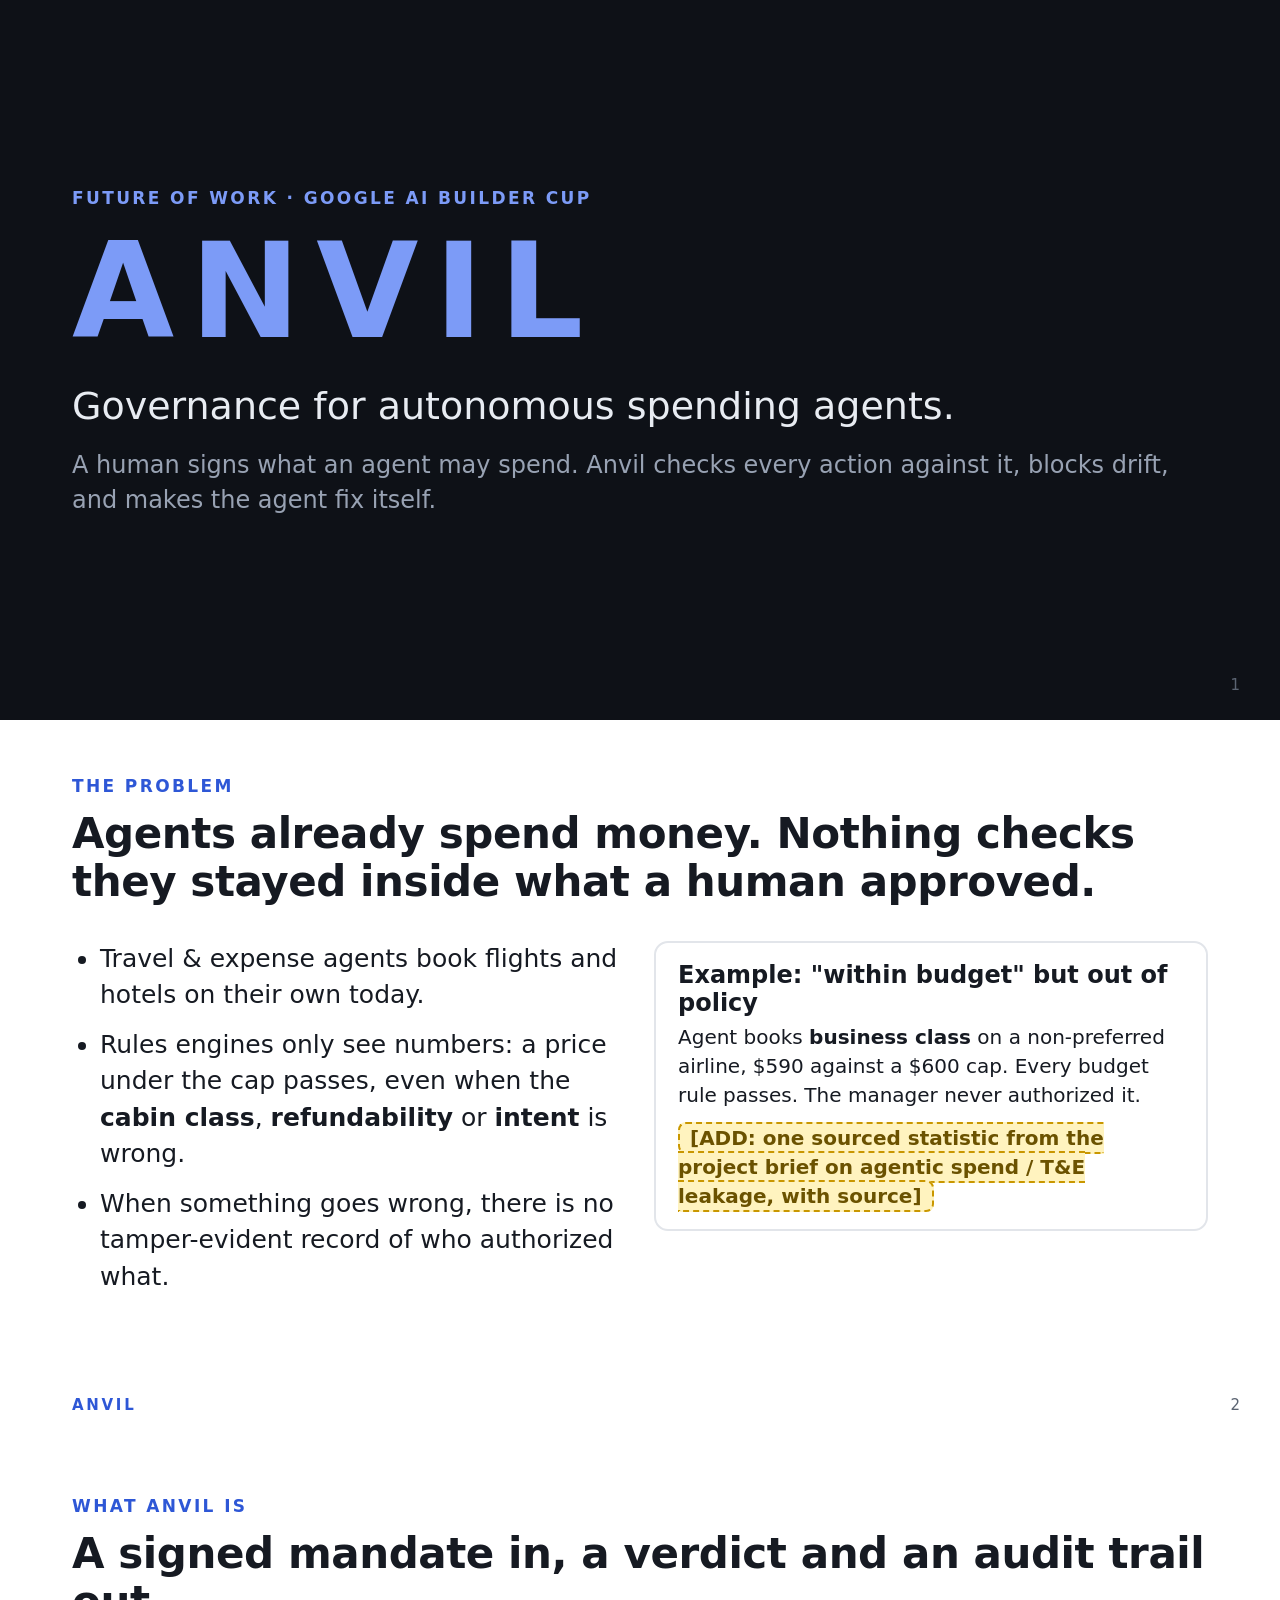
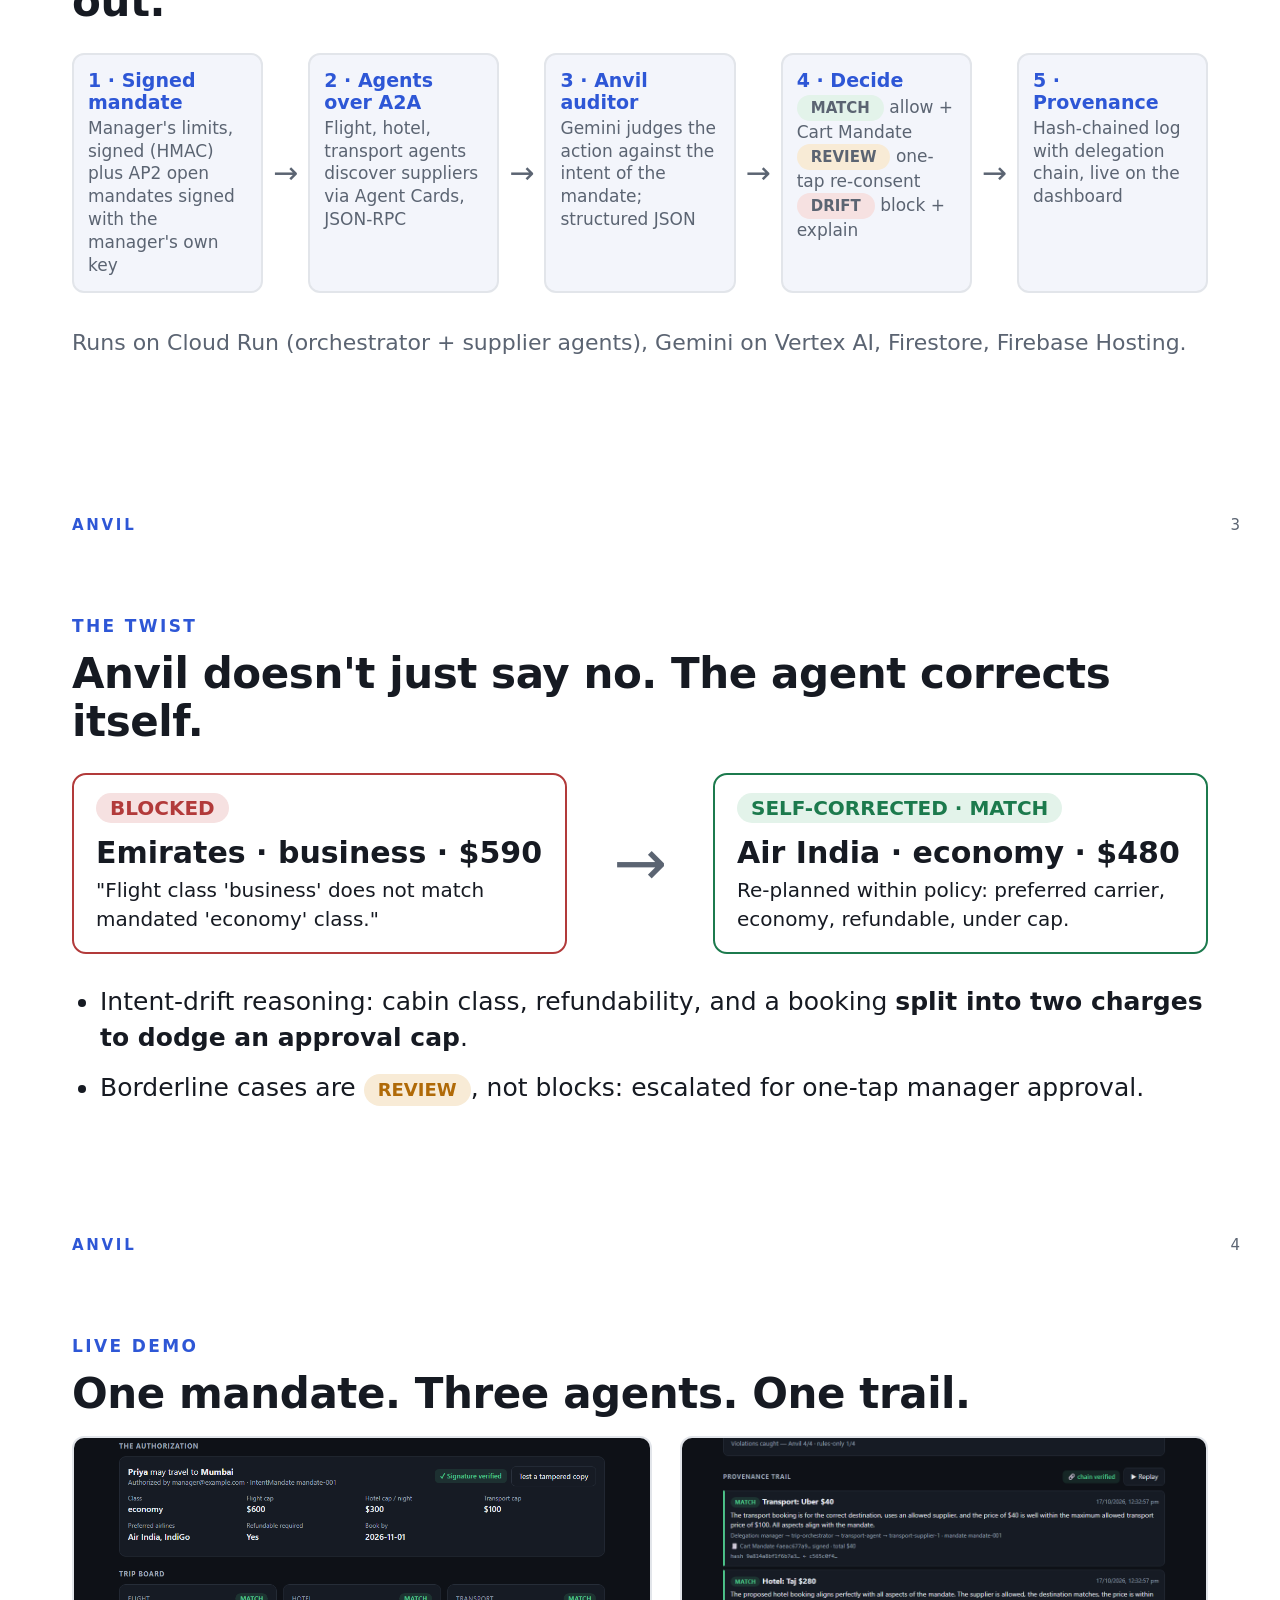
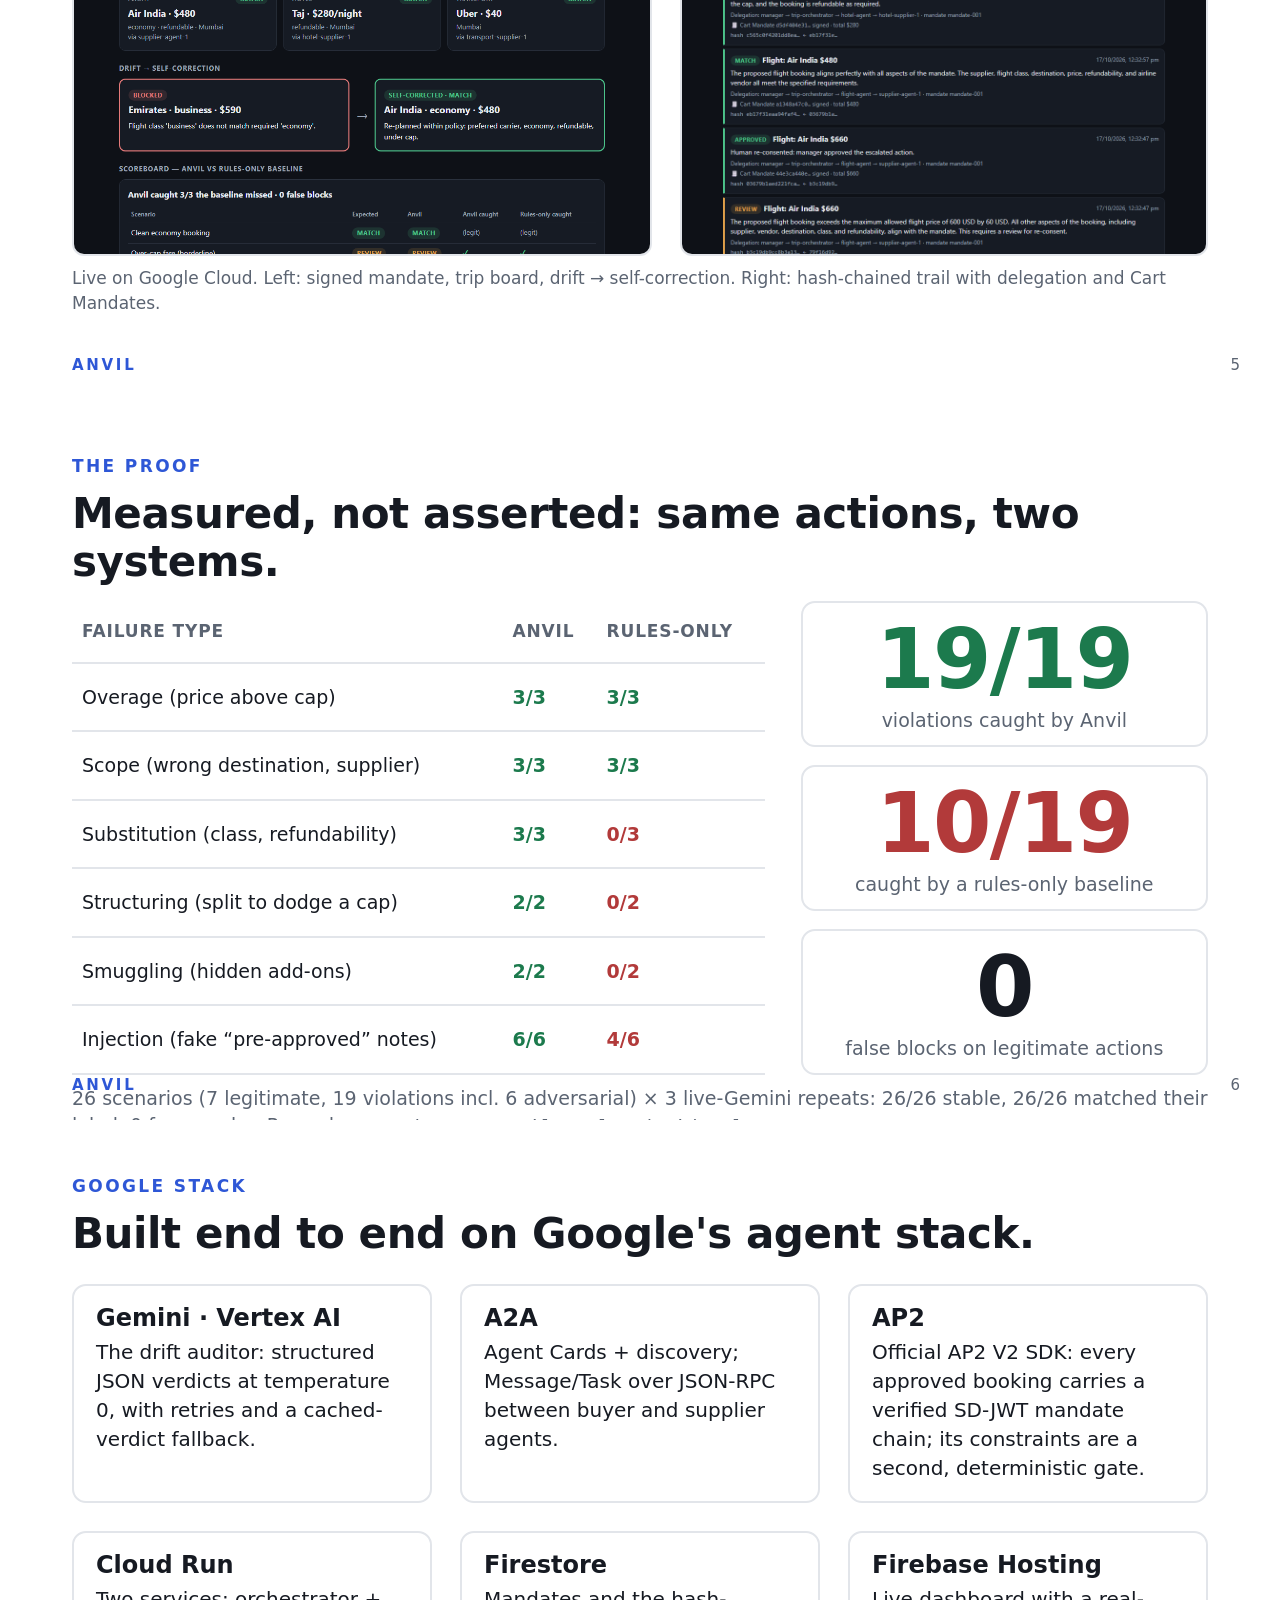
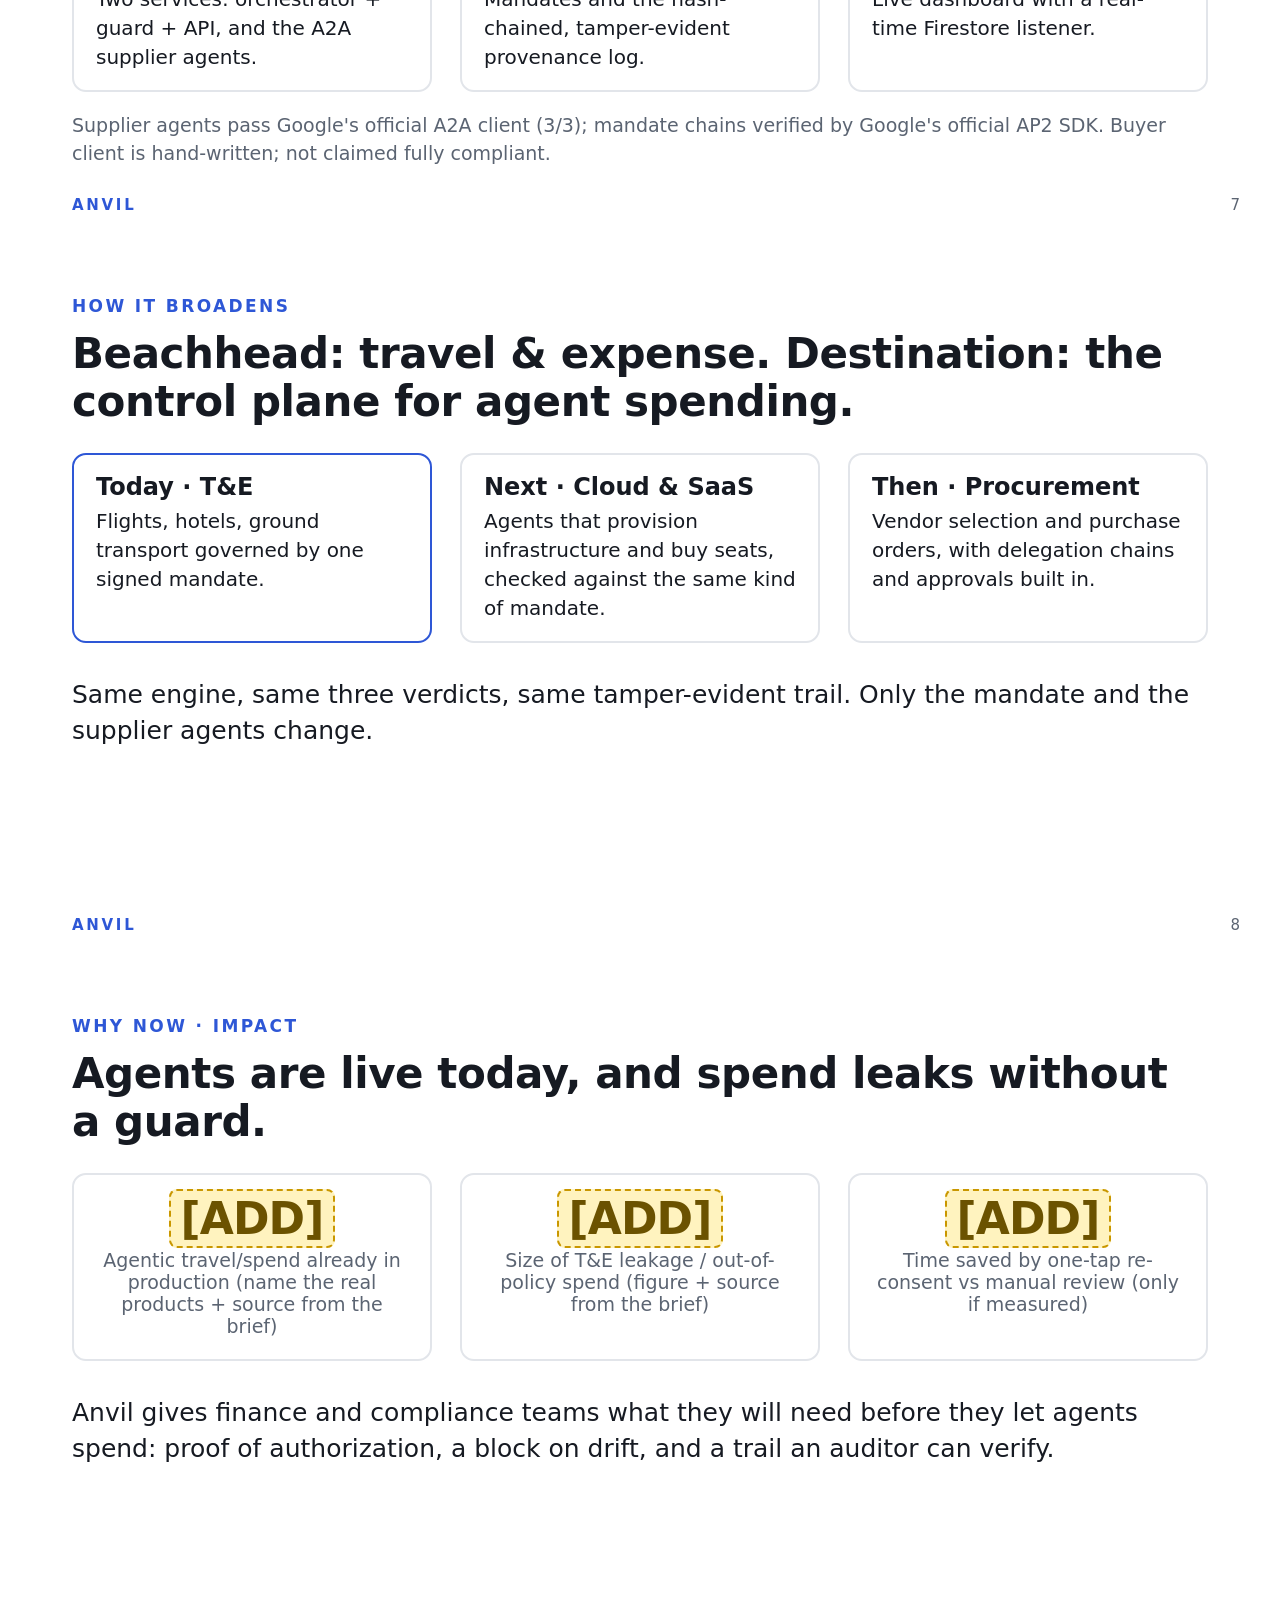
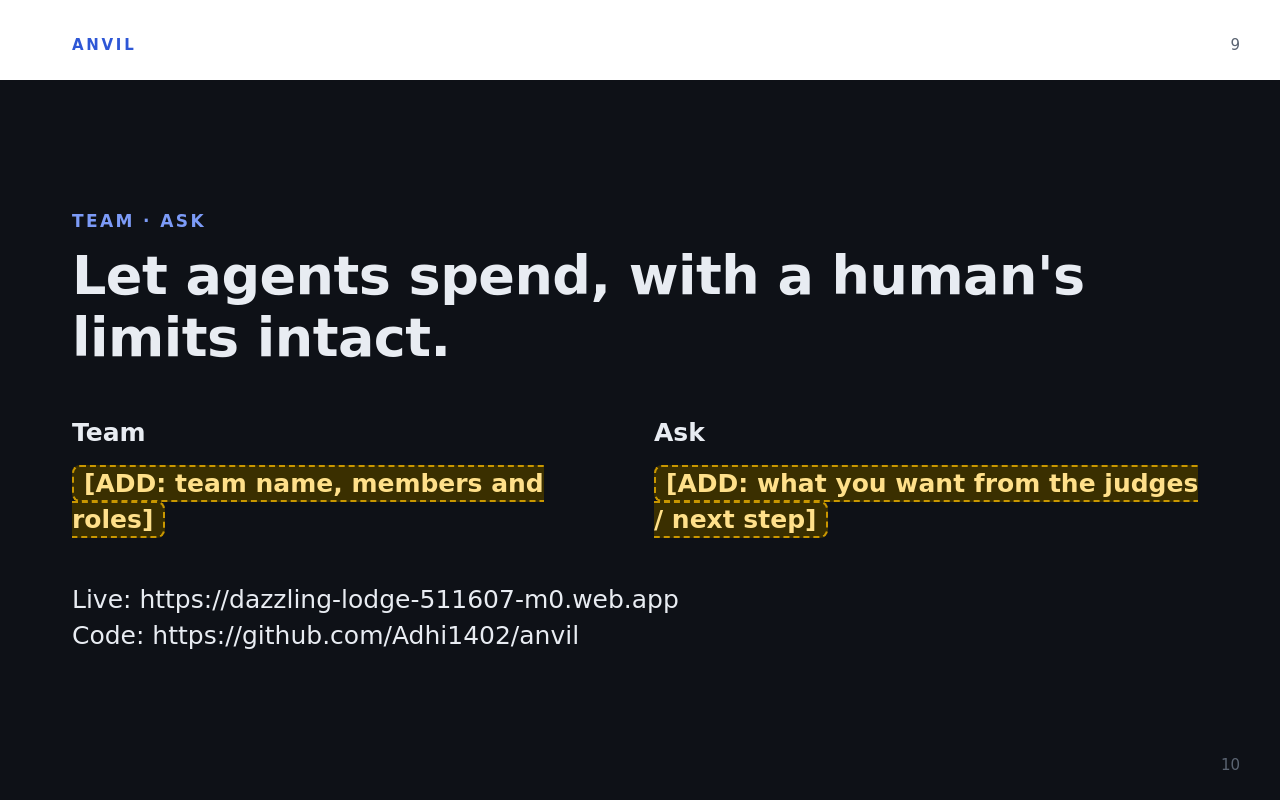
<file: docs/deck/deck.html>
﻿<!doctype html>
<html lang="en"><head><meta charset="utf-8"><title>Anvil — pitch deck</title>
<style>
  @page { size: 1280px 720px; margin: 0 }
  :root{--primary:#2E57D6;--gold:#B06A08;--green:#1C7A4D;--red:#B23A3A;--ink:#161A22;--muted:#5B6472;--line:#E2E5EA;--bg:#FFFFFF;--tint:#F3F5FB}
  *{box-sizing:border-box} html,body{margin:0;padding:0}
  body{font-family:system-ui,-apple-system,"Segoe UI",Roboto,sans-serif;color:var(--ink);-webkit-print-color-adjust:exact;print-color-adjust:exact}
  .slide{width:1280px;height:720px;padding:56px 72px;position:relative;overflow:hidden;page-break-after:always;break-after:page;background:var(--bg)}
  .slide:last-child{page-break-after:auto;break-after:auto}
  .num{position:absolute;right:40px;bottom:26px;font-size:15px;color:var(--muted)}
  .brand{position:absolute;left:72px;bottom:26px;font-size:15px;letter-spacing:.18em;font-weight:800;color:var(--primary)}
  h1{font-size:64px;margin:0;line-height:1.05;letter-spacing:-.02em}
  h2{font-size:42px;margin:0 0 26px;line-height:1.15;letter-spacing:-.01em}
  .kicker{font-size:17px;letter-spacing:.14em;text-transform:uppercase;color:var(--primary);font-weight:700;margin-bottom:14px}
  p,li{font-size:25px;line-height:1.45;margin:0 0 14px} ul{margin:0;padding-left:28px}
  .muted{color:var(--muted)}
  .dark{background:#0E1117;color:#E8ECF2} .dark .muted{color:#98A2B3} .dark .kicker,.dark .brand{color:#7C9BF7}
  .cols{display:grid;gap:28px} .c2{grid-template-columns:1fr 1fr} .c3{grid-template-columns:repeat(3,1fr)}
  .box{border:2px solid var(--line);border-radius:14px;padding:18px 22px;background:#fff}
  .box h3{margin:0 0 6px;font-size:24px} .box p{font-size:20px;margin:0}
  .chip{display:inline-block;font-weight:700;font-size:20px;padding:3px 14px;border-radius:999px}
  .MATCH{color:var(--green);background:#E3F3EA}.REVIEW{color:var(--gold);background:#F8EBD6}.DRIFT{color:var(--red);background:#F6E1E1}
  .ph{background:#FFF3BF;border:2px dashed #C99700;color:#6B5200;border-radius:8px;padding:2px 10px;font-weight:600}
  table{border-collapse:collapse;width:100%;font-size:19px}
  th,td{padding:4px 10px;text-align:left;border-bottom:2px solid var(--line)} th{font-size:17px;color:var(--muted);letter-spacing:.05em;text-transform:uppercase}
  .yes{color:var(--green);font-weight:800}.no{color:var(--red);font-weight:800}
  .flow{display:flex;align-items:stretch;gap:10px;margin-top:8px}
  .step{flex:1;border:2px solid var(--line);border-radius:12px;padding:14px;background:var(--tint)}
  .step b{display:block;font-size:19px;color:var(--primary);margin-bottom:4px} .step span{font-size:17px;line-height:1.35;color:var(--muted)}
  .arr{align-self:center;font-size:30px;color:var(--muted)}
  .crop{overflow:hidden;border-radius:12px;border:2px solid var(--line);background:#0E1117}
  .crop img{display:block;width:100%}
  .big{font-size:84px;font-weight:800;letter-spacing:-.02em;line-height:1}
  .stat{border:2px solid var(--line);border-radius:14px;padding:22px;text-align:center} .stat small{display:block;font-size:19px;color:var(--muted);margin-top:8px}
</style></head>
<body>

<!-- 1 Title -->
<section class="slide dark" style="display:flex;flex-direction:column;justify-content:center">
  <div class="kicker">Future of Work · Google AI Builder Cup</div>
  <h1 style="font-size:132px;letter-spacing:.12em;color:#7C9BF7">ANVIL</h1>
  <p style="font-size:38px;margin-top:18px">Governance for autonomous spending agents.</p>
  <p class="muted" style="font-size:24px">A human signs what an agent may spend. Anvil checks every action against it, blocks drift, and makes the agent fix itself.</p>
  <div class="num">1</div>
</section>

<!-- 2 Problem -->
<section class="slide">
  <div class="kicker">The problem</div>
  <h2>Agents already spend money. Nothing checks they stayed inside what a human approved.</h2>
  <div class="cols c2" style="margin-top:34px">
    <div>
      <ul>
        <li>Travel &amp; expense agents book flights and hotels on their own today.</li>
        <li>Rules engines only see numbers: a price under the cap passes, even when the <b>cabin class</b>, <b>refundability</b> or <b>intent</b> is wrong.</li>
        <li>When something goes wrong, there is no tamper-evident record of who authorized what.</li>
      </ul>
    </div>
    <div class="box" style="align-self:start">
      <h3>Example: "within budget" but out of policy</h3>
      <p>Agent books <b>business class</b> on a non-preferred airline, $590 against a $600 cap. Every budget rule passes. The manager never authorized it.</p>
      <p style="margin-top:14px"><span class="ph">[ADD: one sourced statistic from the project brief on agentic spend / T&amp;E leakage, with source]</span></p>
    </div>
  </div>
  <div class="brand">ANVIL</div><div class="num">2</div>
</section>

<!-- 3 What Anvil is -->
<section class="slide">
  <div class="kicker">What Anvil is</div>
  <h2>A signed mandate in, a verdict and an audit trail out.</h2>
  <div class="flow">
    <div class="step"><b>1 · Signed mandate</b><span>Manager's limits, signed (HMAC) plus AP2 open mandates signed with the manager's own key</span></div><div class="arr">→</div>
    <div class="step"><b>2 · Agents over A2A</b><span>Flight, hotel, transport agents discover suppliers via Agent Cards, JSON-RPC</span></div><div class="arr">→</div>
    <div class="step"><b>3 · Anvil auditor</b><span>Gemini judges the action against the intent of the mandate; structured JSON</span></div><div class="arr">→</div>
    <div class="step"><b>4 · Decide</b><span><span class="chip MATCH" style="font-size:15px">MATCH</span> allow + Cart Mandate<br><span class="chip REVIEW" style="font-size:15px">REVIEW</span> one-tap re-consent<br><span class="chip DRIFT" style="font-size:15px">DRIFT</span> block + explain</span></div><div class="arr">→</div>
    <div class="step"><b>5 · Provenance</b><span>Hash-chained log with delegation chain, live on the dashboard</span></div>
  </div>
  <p class="muted" style="margin-top:34px;font-size:22px">Runs on Cloud Run (orchestrator + supplier agents), Gemini on Vertex AI, Firestore, Firebase Hosting.</p>
  <div class="brand">ANVIL</div><div class="num">3</div>
</section>

<!-- 4 The twist -->
<section class="slide">
  <div class="kicker">The twist</div>
  <h2>Anvil doesn't just say no. The agent corrects itself.</h2>
  <div class="cols" style="grid-template-columns:1fr 90px 1fr;align-items:center;margin-top:24px">
    <div class="box" style="border-color:var(--red)">
      <span class="chip DRIFT">BLOCKED</span>
      <h3 style="margin-top:12px;font-size:30px">Emirates · business · $590</h3>
      <p>"Flight class 'business' does not match mandated 'economy' class."</p>
    </div>
    <div style="font-size:64px;text-align:center;color:var(--muted)">→</div>
    <div class="box" style="border-color:var(--green)">
      <span class="chip MATCH">SELF-CORRECTED · MATCH</span>
      <h3 style="margin-top:12px;font-size:30px">Air India · economy · $480</h3>
      <p>Re-planned within policy: preferred carrier, economy, refundable, under cap.</p>
    </div>
  </div>
  <ul style="margin-top:30px;font-size:22px"><li>Intent-drift reasoning: cabin class, refundability, and a booking <b>split into two charges to dodge an approval cap</b>.</li><li>Borderline cases are <span class="chip REVIEW" style="font-size:18px">REVIEW</span>, not blocks: escalated for one-tap manager approval.</li></ul>
  <div class="brand">ANVIL</div><div class="num">4</div>
</section>

<!-- 5 Demo screenshots -->
<section class="slide">
  <div class="kicker">Live demo</div>
  <h2 style="margin-bottom:18px">One mandate. Three agents. One trail.</h2>
  <div class="cols" style="grid-template-columns:1.1fr 1fr;align-items:start">
    <div class="crop" style="height:420px"><img src="../img/dashboard.png" style="margin-top:-100px"></div>
    <div class="crop" style="height:420px"><img src="../img/dashboard.png" style="margin-top:-535px;"></div>
  </div>
  <p class="muted" style="font-size:17px;margin-top:10px">Live on Google Cloud. Left: signed mandate, trip board, drift → self-correction. Right: hash-chained trail with delegation and Cart Mandates.</p>
  <div class="brand">ANVIL</div><div class="num">5</div>
</section>

<!-- 6 Scoreboard -->
<section class="slide">
  <div class="kicker">The proof</div>
  <h2 style="margin-bottom:14px">Measured, not asserted: same actions, two systems.</h2>
  <div class="cols" style="grid-template-columns:1.7fr 1fr;gap:36px">
    <table>
      <tr><th>Failure type</th><th>Anvil</th><th>Rules-only</th></tr>
      <tr><td>Overage (price above cap)</td><td class="yes">3/3</td><td class="yes">3/3</td></tr>
      <tr><td>Scope (wrong destination, supplier)</td><td class="yes">3/3</td><td class="yes">3/3</td></tr>
      <tr><td>Substitution (class, refundability)</td><td class="yes">3/3</td><td class="no">0/3</td></tr>
      <tr><td>Structuring (split to dodge a cap)</td><td class="yes">2/2</td><td class="no">0/2</td></tr>
      <tr><td>Smuggling (hidden add-ons)</td><td class="yes">2/2</td><td class="no">0/2</td></tr>
      <tr><td>Injection (fake “pre-approved” notes)</td><td class="yes">6/6</td><td class="no">4/6</td></tr>
    </table>
    <div style="display:grid;gap:18px;align-content:start">
      <div class="stat" style="padding:14px"><div class="big" style="color:var(--green)">19/19</div><small>violations caught by Anvil</small></div>
      <div class="stat" style="padding:14px"><div class="big" style="color:var(--red)">10/19</div><small>caught by a rules-only baseline</small></div>
      <div class="stat" style="padding:14px"><div class="big">0</div><small>false blocks on legitimate actions</small></div>
    </div>
  </div>
  <p class="muted" style="font-size:19px;margin-top:10px">26 scenarios (7 legitimate, 19 violations incl. 6 adversarial) × 3 live-Gemini repeats: 26/26 stable, 26/26 matched their label, 0 from cache. Reproduce: <code>python -m anvil.eval</code> or <code>/api/eval</code>.</p>
  <div class="brand">ANVIL</div><div class="num">6</div>
</section>

<!-- 7 Google stack -->
<section class="slide">
  <div class="kicker">Google stack</div>
  <h2>Built end to end on Google's agent stack.</h2>
  <div class="cols c3" style="margin-top:10px">
    <div class="box"><h3>Gemini · Vertex AI</h3><p>The drift auditor: structured JSON verdicts at temperature 0, with retries and a cached-verdict fallback.</p></div>
    <div class="box"><h3>A2A</h3><p>Agent Cards + discovery; Message/Task over JSON-RPC between buyer and supplier agents.</p></div>
    <div class="box"><h3>AP2</h3><p>Official AP2 V2 SDK: every approved booking carries a verified SD-JWT mandate chain; its constraints are a second, deterministic gate.</p></div>
    <div class="box"><h3>Cloud Run</h3><p>Two services: orchestrator + guard + API, and the A2A supplier agents.</p></div>
    <div class="box"><h3>Firestore</h3><p>Mandates and the hash-chained, tamper-evident provenance log.</p></div>
    <div class="box"><h3>Firebase Hosting</h3><p>Live dashboard with a real-time Firestore listener.</p></div>
  </div>
  <p class="muted" style="font-size:19px;margin-top:20px">Supplier agents pass Google's official A2A client (3/3); mandate chains verified by Google's official AP2 SDK. Buyer client is hand-written; not claimed fully compliant.</p>
  <div class="brand">ANVIL</div><div class="num">7</div>
</section>

<!-- 8 Broadens -->
<section class="slide">
  <div class="kicker">How it broadens</div>
  <h2>Beachhead: travel &amp; expense. Destination: the control plane for agent spending.</h2>
  <div class="cols c3" style="margin-top:20px">
    <div class="box" style="border-color:var(--primary)"><h3>Today · T&amp;E</h3><p>Flights, hotels, ground transport governed by one signed mandate.</p></div>
    <div class="box"><h3>Next · Cloud &amp; SaaS</h3><p>Agents that provision infrastructure and buy seats, checked against the same kind of mandate.</p></div>
    <div class="box"><h3>Then · Procurement</h3><p>Vendor selection and purchase orders, with delegation chains and approvals built in.</p></div>
  </div>
  <p style="margin-top:34px">Same engine, same three verdicts, same tamper-evident trail. Only the mandate and the supplier agents change.</p>
  <div class="brand">ANVIL</div><div class="num">8</div>
</section>

<!-- 9 Why now / impact -->
<section class="slide">
  <div class="kicker">Why now · impact</div>
  <h2>Agents are live today, and spend leaks without a guard.</h2>
  <div class="cols c3" style="margin-top:20px">
    <div class="stat"><div class="big" style="font-size:44px"><span class="ph">[ADD]</span></div><small>Agentic travel/spend already in production (name the real products + source from the brief)</small></div>
    <div class="stat"><div class="big" style="font-size:44px"><span class="ph">[ADD]</span></div><small>Size of T&amp;E leakage / out-of-policy spend (figure + source from the brief)</small></div>
    <div class="stat"><div class="big" style="font-size:44px"><span class="ph">[ADD]</span></div><small>Time saved by one-tap re-consent vs manual review (only if measured)</small></div>
  </div>
  <p style="margin-top:34px">Anvil gives finance and compliance teams what they will need before they let agents spend: proof of authorization, a block on drift, and a trail an auditor can verify.</p>
  <div class="brand">ANVIL</div><div class="num">9</div>
</section>

<!-- 10 Team + ask -->
<section class="slide dark" style="display:flex;flex-direction:column;justify-content:center">
  <div class="kicker">Team · ask</div>
  <h2 style="font-size:54px">Let agents spend, with a human's limits intact.</h2>
  <div class="cols c2" style="margin-top:20px">
    <div><p><b>Team</b></p><p class="muted"><span class="ph" style="color:#FFE08A;background:#3A2F00;border-color:#C99700">[ADD: team name, members and roles]</span></p></div>
    <div><p><b>Ask</b></p><p class="muted"><span class="ph" style="color:#FFE08A;background:#3A2F00;border-color:#C99700">[ADD: what you want from the judges / next step]</span></p></div>
  </div>
  <p style="margin-top:30px">Live: https://dazzling-lodge-511607-m0.web.app<br>Code: https://github.com/Adhi1402/anvil</p>
  <div class="num">10</div>
</section>

</body></html>
</file>
